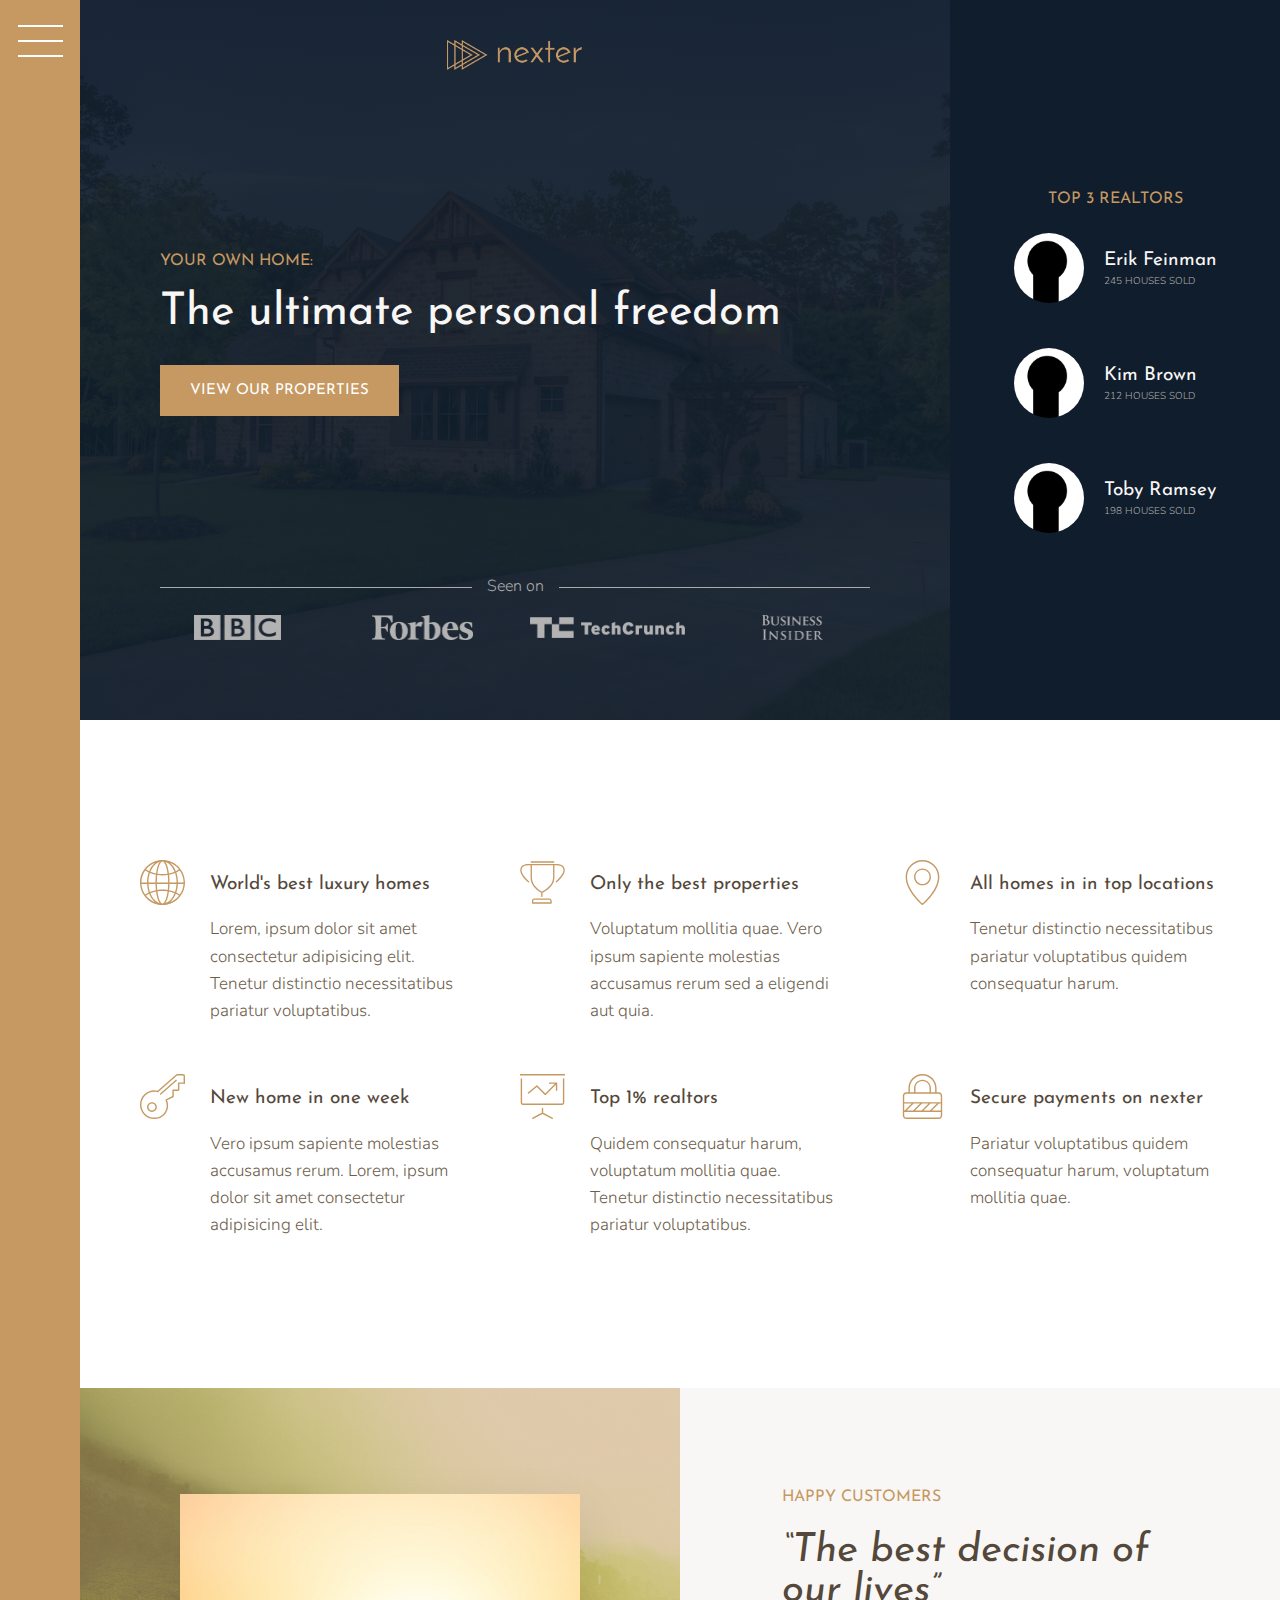
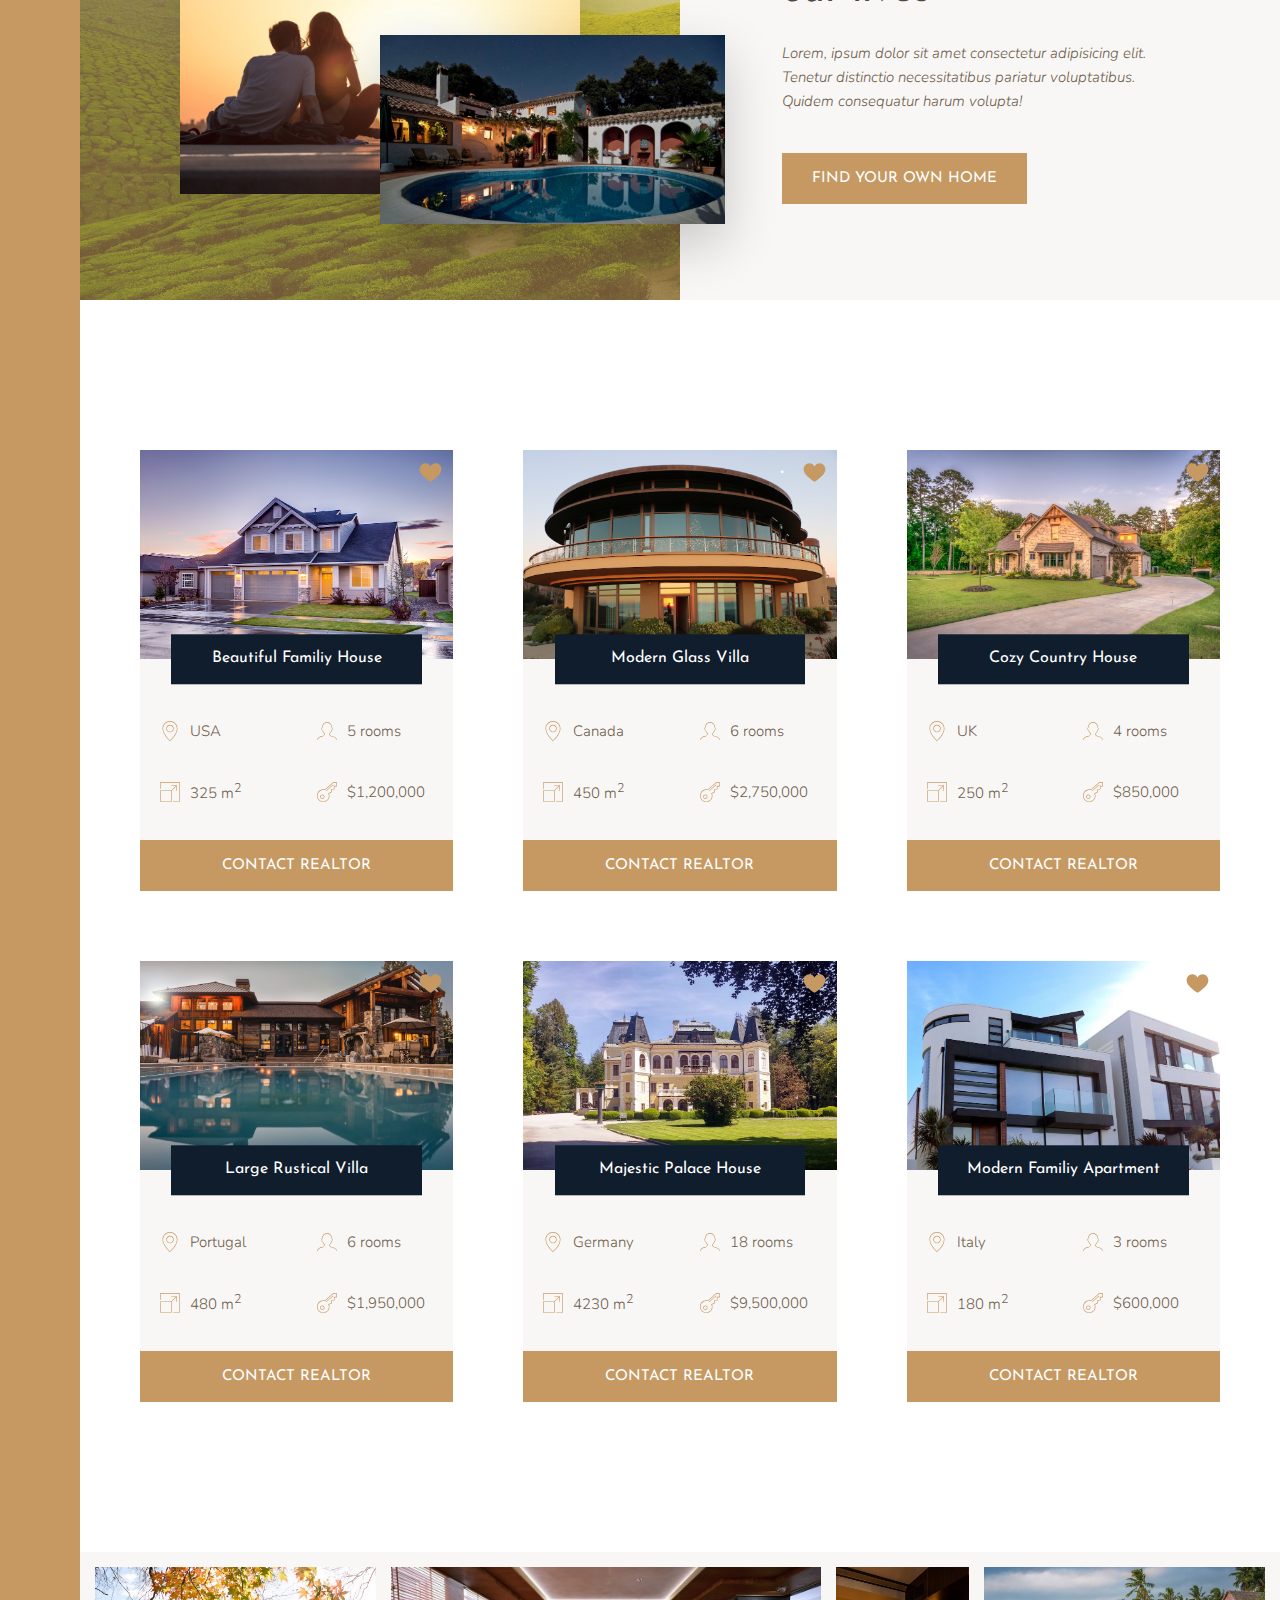
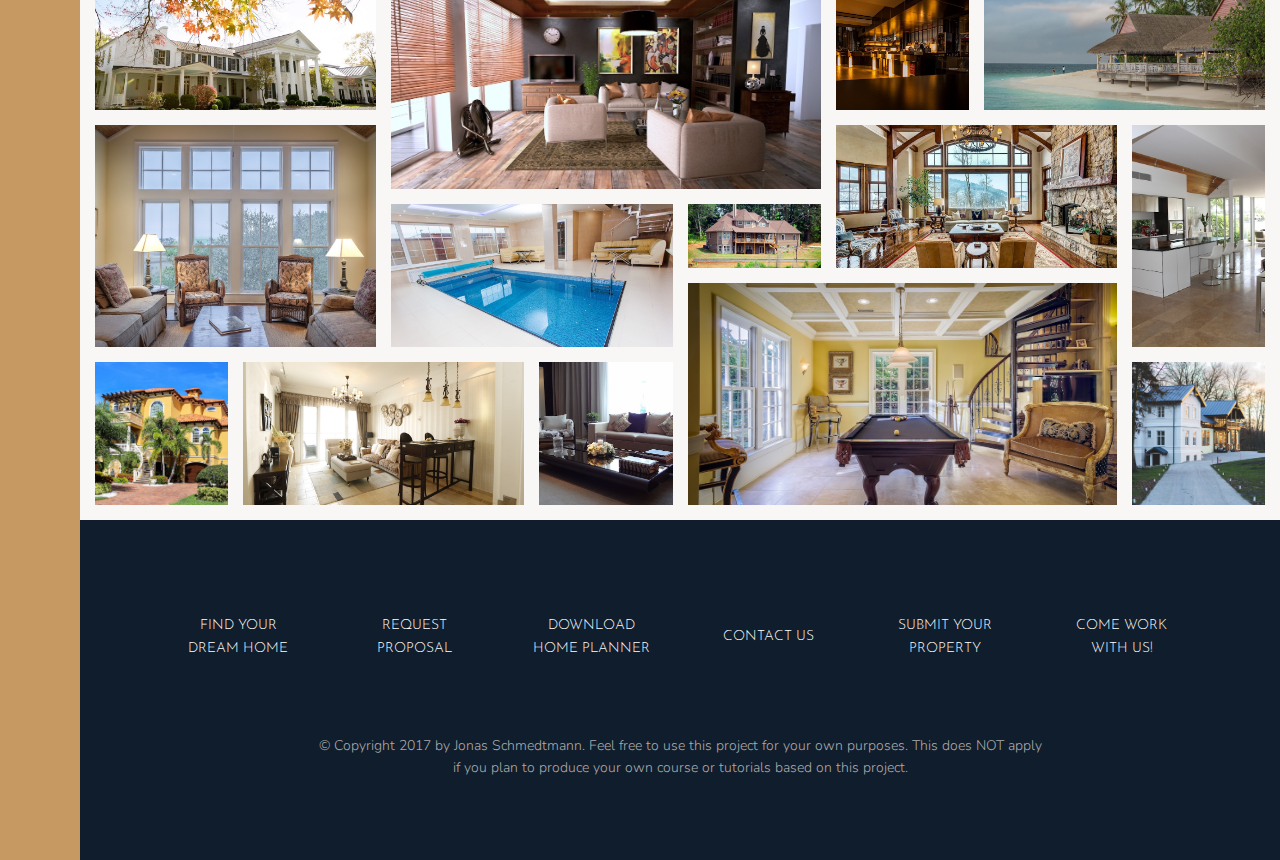
<file: site2/index.html>
<!DOCTYPE html>
<html lang="en">
    <head>
        <meta charset="UTF-8">
        <meta name="viewport" content="width=device-width, initial-scale=1.0">
        <meta http-equiv="X-UA-Compatible" content="ie=edge">
        
        <link href="https://fonts.googleapis.com/css?family=Josefin+Sans:300,400,400i|Nunito:300,300i" rel="stylesheet">
        <link rel="stylesheet" href="css/style.css">
        <link rel="shortcut icon" type="image/png" href="img/favicon.png">
        
        <title>nexter &mdash; your home, your freedom</title>
    </head>
    <body class="container">
        <div class="sidebar">
            <button class="nav-btn"></button>
        </div>

        <header class="header">
            <img src="img/logo.png" alt="Nexter logo" class="header__logo">
            <h3 class="heading-3">Your own home:</h3>
            <h1 class="heading-1">The ultimate personal freedom</h1>
            <button class="btn header__btn">View our properties</button>
            <div class="header__seenon-text">Seen on</div>
            <div class="header__seenon-logos">
                <img src="img/logo-bbc.png" alt="Seen on logo 1">
                <img src="img/logo-forbes.png" alt="Seen on logo 2">
                <img src="img/logo-techcrunch.png" alt="Seen on logo 3">
                <img src="img/logo-bi.png" alt="Seen on logo 4">
            </div>
        </header>

        <div class="realtors">
            <h3 class="heading-3">Top 3 Realtors</h3>
            <div class="realtors__list">
                <img src="img/realtor.jpeg" alt="Realtor 1" class="realtors__img">
                <div class="realtors__details">
                    <h4 class="heading-4 heading-4--light">Erik Feinman</h4>
                    <p class="realtors__sold">245 houses sold</p>
                </div>

                <img src="img/realtor.jpeg" alt="Realtor 2" class="realtors__img">
                <div class="realtors__details">
                    <h4 class="heading-4 heading-4--light">Kim Brown</h4>
                    <p class="realtors__sold">212 houses sold</p>
                </div>

                <img src="img/realtor.jpeg" alt="Realtor 3" class="realtors__img">
                <div class="realtors__details">
                    <h4 class="heading-4 heading-4--light">Toby Ramsey</h4>
                    <p class="realtors__sold">198 houses sold</p>
                </div>
            </div>
        </div>

        <section class="features">
            <div class="feature">
                <svg class="feature__icon">
                    <use xlink:href="img/sprite.svg#icon-global"></use>
                </svg>
                <h4 class="heading-4 heading-4--dark">World's best luxury homes</h4>
                <p class="feature__text">Lorem, ipsum dolor sit amet consectetur adipisicing elit. Tenetur distinctio necessitatibus pariatur voluptatibus.</p>
            </div>

            <div class="feature">
                <svg class="feature__icon">
                    <use xlink:href="img/sprite.svg#icon-trophy"></use>
                </svg>
                <h4 class="heading-4 heading-4--dark">Only the best properties</h4>
                <p class="feature__text">Voluptatum mollitia quae. Vero ipsum sapiente molestias accusamus rerum sed a eligendi aut quia.</p>
            </div>

            <div class="feature">
                <svg class="feature__icon">
                    <use xlink:href="img/sprite.svg#icon-map-pin"></use>
                </svg>
                <h4 class="heading-4 heading-4--dark">All homes in in top locations</h4>
                <p class="feature__text">Tenetur distinctio necessitatibus pariatur voluptatibus quidem consequatur harum.</p>
            </div>

            <div class="feature">
                <svg class="feature__icon">
                    <use xlink:href="img/sprite.svg#icon-key"></use>
                </svg>
                <h4 class="heading-4 heading-4--dark">New home in one week</h4>
                <p class="feature__text">Vero ipsum sapiente molestias accusamus rerum. Lorem, ipsum dolor sit amet consectetur adipisicing elit.</p>
            </div>

            <div class="feature">
                <svg class="feature__icon">
                    <use xlink:href="img/sprite.svg#icon-presentation"></use>
                </svg>
                <h4 class="heading-4 heading-4--dark">Top 1% realtors</h4>
                <p class="feature__text">Quidem consequatur harum, voluptatum mollitia quae. Tenetur distinctio necessitatibus pariatur voluptatibus.</p>
            </div>

            <div class="feature">
                <svg class="feature__icon">
                    <use xlink:href="img/sprite.svg#icon-lock"></use>
                </svg>
                <h4 class="heading-4 heading-4--dark">Secure payments on nexter</h4>
                <p class="feature__text">Pariatur voluptatibus quidem consequatur harum, voluptatum mollitia quae.</p>
            </div>
        </section>

        <div class="story__pictures">
            <img src="img/story-1.jpeg" alt="Couple with new house" class="story__img--1">
            <img src="img/story-2.jpeg" alt="New house" class="story__img--2">
        </div>

        <div class="story__content">
            <h3 class="heading-3 mb-sm">Happy Customers</h3>
            <h2 class="heading-2 heading-2--dark mb-md">&ldquo;The best decision of our lives&rdquo;</h2>
            <p class="story__text">
                Lorem, ipsum dolor sit amet consectetur adipisicing elit. Tenetur distinctio necessitatibus pariatur voluptatibus. Quidem consequatur harum volupta!
            </p>
            <button class="btn">Find your own home</button>
        </div>

        <section class="homes">
            <div class="home">
                <img src="img/house-1.jpeg" alt="House 1" class="home__img">
                <svg class="home__like">
                    <use xlink:href="img/sprite.svg#icon-heart-full"></use>
                </svg>
                <h5 class="home__name">Beautiful Familiy House</h5>
                <div class="home__location">
                    <svg>
                        <use xlink:href="img/sprite.svg#icon-map-pin"></use>
                    </svg>
                    <p>USA</p>
                </div>
                <div class="home__rooms">
                    <svg>
                        <use xlink:href="img/sprite.svg#icon-profile-male"></use>
                    </svg>
                    <p>5 rooms</p>
                </div>
                <div class="home__area">
                    <svg>
                        <use xlink:href="img/sprite.svg#icon-expand"></use>
                    </svg>
                    <p>325 m<sup>2</sup></p>
                </div>
                <div class="home__price">
                    <svg>
                        <use xlink:href="img/sprite.svg#icon-key"></use>
                    </svg>
                    <p>$1,200,000</p>
                </div>
                <button class="btn home__btn">Contact realtor</button>
            </div>

            
            <div class="home">
                <img src="img/house-2.jpeg" alt="House 2" class="home__img">
                <svg class="home__like">
                    <use xlink:href="img/sprite.svg#icon-heart-full"></use>
                </svg>
                <h5 class="home__name">Modern Glass Villa</h5>
                <div class="home__location">
                    <svg>
                        <use xlink:href="img/sprite.svg#icon-map-pin"></use>
                    </svg>
                    <p>Canada</p>
                </div>
                <div class="home__rooms">
                    <svg>
                        <use xlink:href="img/sprite.svg#icon-profile-male"></use>
                    </svg>
                    <p>6 rooms</p>
                </div>
                <div class="home__area">
                    <svg>
                        <use xlink:href="img/sprite.svg#icon-expand"></use>
                    </svg>
                    <p>450 m<sup>2</sup></p>
                </div>
                <div class="home__price">
                    <svg>
                        <use xlink:href="img/sprite.svg#icon-key"></use>
                    </svg>
                    <p>$2,750,000</p>
                </div>
                <button class="btn home__btn">Contact realtor</button>
            </div>

            <div class="home">
                <img src="img/house-3.jpeg" alt="House 3" class="home__img">
                <svg class="home__like">
                    <use xlink:href="img/sprite.svg#icon-heart-full"></use>
                </svg>
                <h5 class="home__name">Cozy Country House</h5>
                <div class="home__location">
                    <svg>
                        <use xlink:href="img/sprite.svg#icon-map-pin"></use>
                    </svg>
                    <p>UK</p>
                </div>
                <div class="home__rooms">
                    <svg>
                        <use xlink:href="img/sprite.svg#icon-profile-male"></use>
                    </svg>
                    <p>4 rooms</p>
                </div>
                <div class="home__area">
                    <svg>
                        <use xlink:href="img/sprite.svg#icon-expand"></use>
                    </svg>
                    <p>250 m<sup>2</sup></p>
                </div>
                <div class="home__price">
                    <svg>
                        <use xlink:href="img/sprite.svg#icon-key"></use>
                    </svg>
                    <p>$850,000</p>
                </div>
                <button class="btn home__btn">Contact realtor</button>
            </div>

            <div class="home">
                <img src="img/house-4.jpeg" alt="House 4" class="home__img">
                <svg class="home__like">
                    <use xlink:href="img/sprite.svg#icon-heart-full"></use>
                </svg>
                <h5 class="home__name">Large Rustical Villa</h5>
                <div class="home__location">
                    <svg>
                        <use xlink:href="img/sprite.svg#icon-map-pin"></use>
                    </svg>
                    <p>Portugal</p>
                </div>
                <div class="home__rooms">
                    <svg>
                        <use xlink:href="img/sprite.svg#icon-profile-male"></use>
                    </svg>
                    <p>6 rooms</p>
                </div>
                <div class="home__area">
                    <svg>
                        <use xlink:href="img/sprite.svg#icon-expand"></use>
                    </svg>
                    <p>480 m<sup>2</sup></p>
                </div>
                <div class="home__price">
                    <svg>
                        <use xlink:href="img/sprite.svg#icon-key"></use>
                    </svg>
                    <p>$1,950,000</p>
                </div>
                <button class="btn home__btn">Contact realtor</button>
            </div>

            <div class="home">
                <img src="img/house-5.jpeg" alt="House 5" class="home__img">
                <svg class="home__like">
                    <use xlink:href="img/sprite.svg#icon-heart-full"></use>
                </svg>
                <h5 class="home__name">Majestic Palace House</h5>
                <div class="home__location">
                    <svg>
                        <use xlink:href="img/sprite.svg#icon-map-pin"></use>
                    </svg>
                    <p>Germany</p>
                </div>
                <div class="home__rooms">
                    <svg>
                        <use xlink:href="img/sprite.svg#icon-profile-male"></use>
                    </svg>
                    <p>18 rooms</p>
                </div>
                <div class="home__area">
                    <svg>
                        <use xlink:href="img/sprite.svg#icon-expand"></use>
                    </svg>
                    <p>4230 m<sup>2</sup></p>
                </div>
                <div class="home__price">
                    <svg>
                        <use xlink:href="img/sprite.svg#icon-key"></use>
                    </svg>
                    <p>$9,500,000</p>
                </div>
                <button class="btn home__btn">Contact realtor</button>
            </div>

            <div class="home">
                <img src="img/house-6.jpeg" alt="House 6" class="home__img">
                <svg class="home__like">
                    <use xlink:href="img/sprite.svg#icon-heart-full"></use>
                </svg>
                <h5 class="home__name">Modern Familiy Apartment</h5>
                <div class="home__location">
                    <svg>
                        <use xlink:href="img/sprite.svg#icon-map-pin"></use>
                    </svg>
                    <p>Italy</p>
                </div>
                <div class="home__rooms">
                    <svg>
                        <use xlink:href="img/sprite.svg#icon-profile-male"></use>
                    </svg>
                    <p>3 rooms</p>
                </div>
                <div class="home__area">
                    <svg>
                        <use xlink:href="img/sprite.svg#icon-expand"></use>
                    </svg>
                    <p>180 m<sup>2</sup></p>
                </div>
                <div class="home__price">
                    <svg>
                        <use xlink:href="img/sprite.svg#icon-key"></use>
                    </svg>
                    <p>$600,000</p>
                </div>
                <button class="btn home__btn">Contact realtor</button>
            </div>
        </section>


        <section class="gallery">
            <figure class="gallery__item gallery__item--1"><img src="img/gal-1.jpeg" alt="Gallery image 1" class="gallery__img"></figure>
            <figure class="gallery__item gallery__item--2"><img src="img/gal-2.jpeg" alt="Gallery image 2" class="gallery__img"></figure>
            <figure class="gallery__item gallery__item--3"><img src="img/gal-3.jpeg" alt="Gallery image 3" class="gallery__img"></figure>
            <figure class="gallery__item gallery__item--4"><img src="img/gal-4.jpeg" alt="Gallery image 4" class="gallery__img"></figure>
            <figure class="gallery__item gallery__item--5"><img src="img/gal-5.jpeg" alt="Gallery image 5" class="gallery__img"></figure>
            <figure class="gallery__item gallery__item--6"><img src="img/gal-6.jpeg" alt="Gallery image 6" class="gallery__img"></figure>
            <figure class="gallery__item gallery__item--7"><img src="img/gal-7.jpeg" alt="Gallery image 7" class="gallery__img"></figure>
            <figure class="gallery__item gallery__item--8"><img src="img/gal-8.jpeg" alt="Gallery image 8" class="gallery__img"></figure>
            <figure class="gallery__item gallery__item--9"><img src="img/gal-9.jpeg" alt="Gallery image 9" class="gallery__img"></figure>
            <figure class="gallery__item gallery__item--10"><img src="img/gal-10.jpeg" alt="Gallery image 10" class="gallery__img"></figure>
            <figure class="gallery__item gallery__item--11"><img src="img/gal-11.jpeg" alt="Gallery image 11" class="gallery__img"></figure>
            <figure class="gallery__item gallery__item--12"><img src="img/gal-12.jpeg" alt="Gallery image 12" class="gallery__img"></figure>
            <figure class="gallery__item gallery__item--13"><img src="img/gal-13.jpeg" alt="Gallery image 13" class="gallery__img"></figure>
            <figure class="gallery__item gallery__item--14"><img src="img/gal-14.jpeg" alt="Gallery image 14" class="gallery__img"></figure>


        </section>

        <footer class="footer">
            <ul class="nav">
                    <li class="nav__item"><a href="#" class="nav__link">Find your dream home</a></li>
                    <li class="nav__item"><a href="#" class="nav__link">Request proposal</a></li>
                    <li class="nav__item"><a href="#" class="nav__link">Download home planner</a></li>
                    <li class="nav__item"><a href="#" class="nav__link">Contact us</a></li>
                    <li class="nav__item"><a href="#" class="nav__link">Submit your property</a></li>
                    <li class="nav__item"><a href="#" class="nav__link">Come work with us!</a></li>
            </ul>
            <p class="copyright">
                &copy; Copyright 2017 by Jonas Schmedtmann. Feel free to use this project for your own purposes. This does NOT apply if you plan to produce your own course or tutorials based on this project.
            </p>
        </footer>
    </body>
</html>
</file>
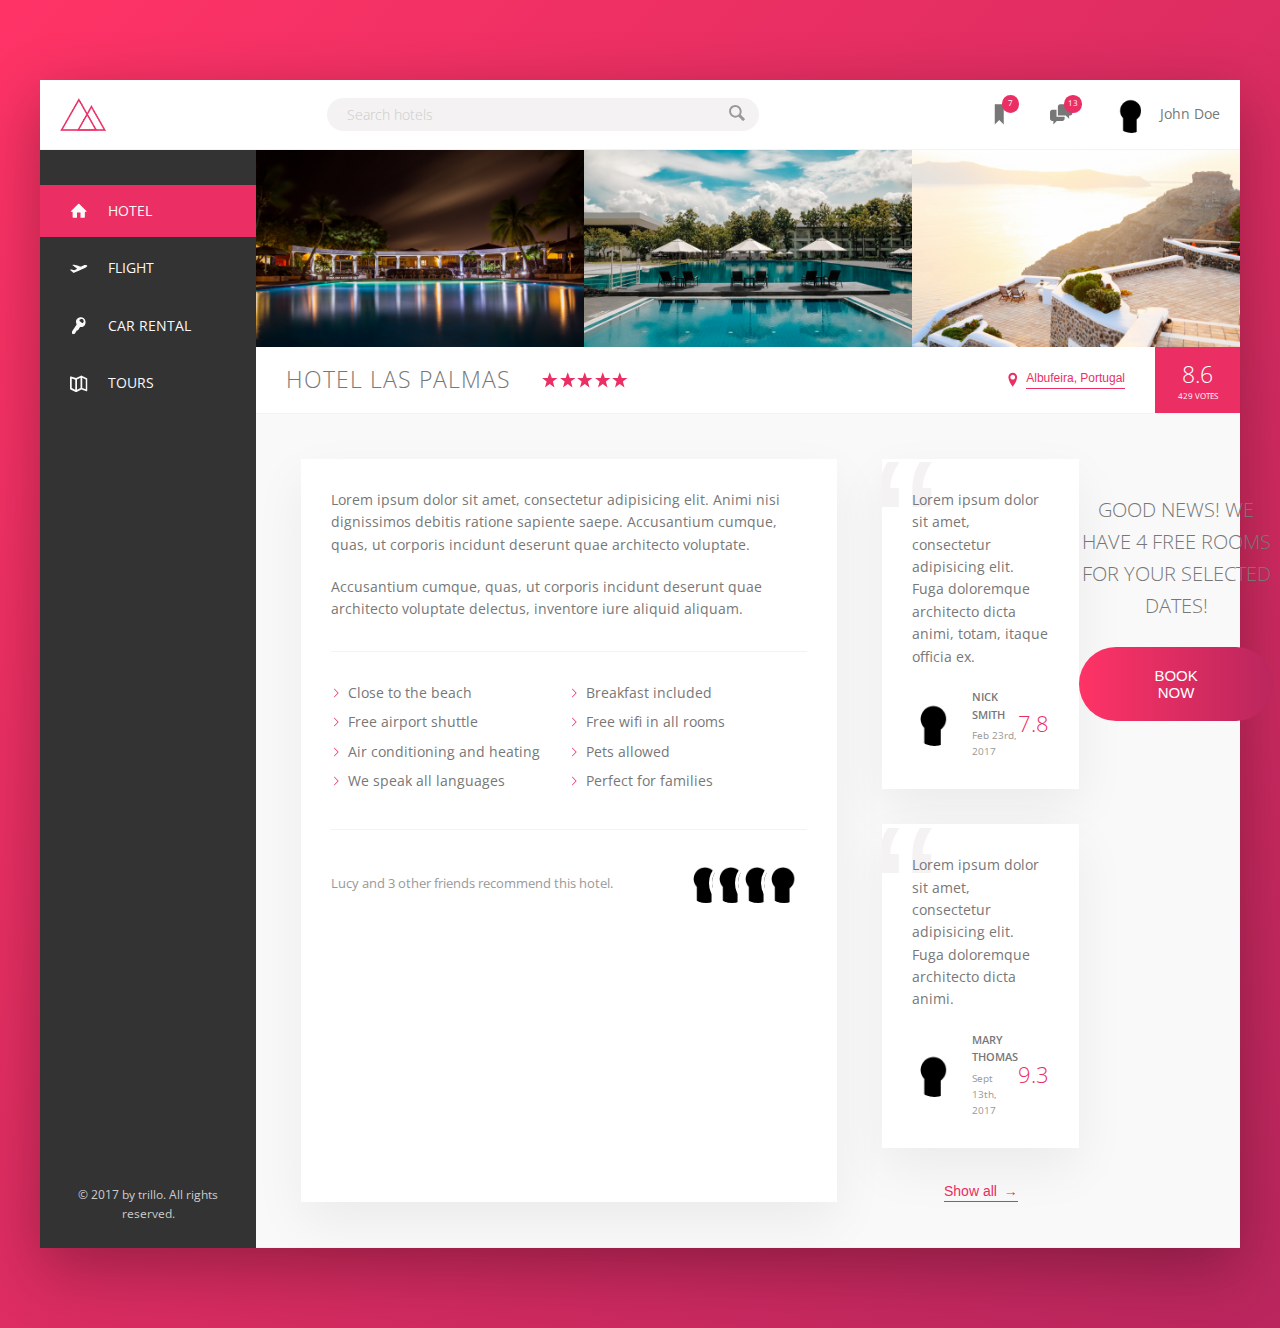
<file: site3/index.html>
<!DOCTYPE html>
<html lang="en">
    <head>
        <meta charset="UTF-8">
        <meta name="viewport" content="width=device-width, initial-scale=1.0">
        
        <link href="https://fonts.googleapis.com/css?family=Open+Sans:300,400,600" rel="stylesheet">
        <link rel="stylesheet" href="css/style.css">
        <link rel="shortcut icon" type="image/png" href="img/favicon.png">
        
        <title>trillo &mdash; Your all-in-one booking app</title>
    </head>
    <body>
        <div class="container">
            <header class="header">
                <img src="img/logo.png" alt="trillo logo" class="logo">

                <form action="#" class="search">
                    <input type="text" class="search__input" placeholder="Search hotels">
                    <button class="search__button">
                        <svg class="search__icon">
                            <use xlink:href="img/sprite.svg#icon-magnifying-glass"></use>
                        </svg>
                    </button>
                </form>

                <nav class="user-nav">
                    <div class="user-nav__icon-box">
                        <svg class="user-nav__icon">
                            <use xlink:href="img/sprite.svg#icon-bookmark"></use>
                        </svg>
                        <span class="user-nav__notification">7</span>
                    </div>
                    <div class="user-nav__icon-box">
                        <svg class="user-nav__icon">
                            <use xlink:href="img/sprite.svg#icon-chat"></use>
                        </svg>
                        <span class="user-nav__notification">13</span>
                    </div>
                    <div class="user-nav__user">
                        <img src="img/user.jpg" alt="User photo" class="user-nav__user-photo">
                        <span class="user-nav__user-name">John Doe</span>
                    </div>
                </nav>
            </header>


            <div class="content">
                <nav class="sidebar">
                    <ul class="side-nav">
                        <li class="side-nav__item side-nav__item--active">
                            <a href="#" class="side-nav__link">
                                <svg class="side-nav__icon">
                                    <use xlink:href="img/sprite.svg#icon-home"></use>
                                </svg>
                                <span>Hotel</span>
                            </a>
                        </li>
                        <li class="side-nav__item">
                            <a href="#" class="side-nav__link">
                                <svg class="side-nav__icon">
                                    <use xlink:href="img/sprite.svg#icon-aircraft-take-off"></use>
                                </svg>
                                <span>Flight</span>
                            </a>
                        </li>
                        <li class="side-nav__item">
                            <a href="#" class="side-nav__link">
                                <svg class="side-nav__icon">
                                    <use xlink:href="img/sprite.svg#icon-key"></use>
                                </svg>
                                <span>Car rental</span>
                            </a>
                        </li>
                        <li class="side-nav__item">
                            <a href="#" class="side-nav__link">
                                <svg class="side-nav__icon">
                                    <use xlink:href="img/sprite.svg#icon-map"></use>
                                </svg>
                                <span>Tours</span>
                            </a>
                        </li>
                    </ul>

                    <div class="legal">
                        &copy; 2017 by trillo. All rights reserved.
                    </div>
                </nav>



                <main class="hotel-view">
                    <div class="gallery">
                        <figure class="gallery__item">
                            <img src="img/hotel-1.jpg" alt="Photo of hotel 1" class="gallery__photo">
                        </figure>
                        <figure class="gallery__item">
                            <img src="img/hotel-2.jpg" alt="Photo of hotel 2" class="gallery__photo">
                        </figure>
                        <figure class="gallery__item">
                            <img src="img/hotel-3.jpg" alt="Photo of hotel 3" class="gallery__photo">
                        </figure>
                    </div>

                    <div class="overview">
                        <h1 class="overview__heading">
                            Hotel Las Palmas
                        </h1>

                        <div class="overview__stars">
                            <svg class="overview__icon-star">
                                <use xlink:href="img/sprite.svg#icon-star"></use>
                            </svg>
                            <svg class="overview__icon-star">
                                <use xlink:href="img/sprite.svg#icon-star"></use>
                            </svg>
                            <svg class="overview__icon-star">
                                <use xlink:href="img/sprite.svg#icon-star"></use>
                            </svg>
                            <svg class="overview__icon-star">
                                <use xlink:href="img/sprite.svg#icon-star"></use>
                            </svg>
                            <svg class="overview__icon-star">
                                <use xlink:href="img/sprite.svg#icon-star"></use>
                            </svg>
                        </div>

                        <div class="overview__location">
                            <svg class="overview__icon-location">
                                <use xlink:href="img/sprite.svg#icon-location-pin"></use>
                            </svg>
                            <button class="btn-inline">Albufeira, Portugal</button>
                        </div>

                        <div class="overview__rating">
                            <div class="overview__rating-average">8.6</div>
                            <div class="overview__rating-count">429 votes</div>
                        </div>
                    </div>

                    <div class="detail">
                        <div class="description">
                            <p class="paragraph">
                                Lorem ipsum dolor sit amet, consectetur adipisicing elit. Animi nisi dignissimos debitis ratione sapiente saepe. Accusantium cumque, quas, ut corporis incidunt deserunt quae architecto voluptate.
                            </p>
                            <p class="paragraph">
                                Accusantium cumque, quas, ut corporis incidunt deserunt quae architecto voluptate delectus, inventore iure aliquid aliquam.
                            </p>
                            <ul class="list">
                                <li class="list__item">Close to the beach</li>
                                <li class="list__item">Breakfast included</li>
                                <li class="list__item">Free airport shuttle</li>
                                <li class="list__item">Free wifi in all rooms</li>
                                <li class="list__item">Air conditioning and heating</li>
                                <li class="list__item">Pets allowed</li>
                                <li class="list__item">We speak all languages</li>
                                <li class="list__item">Perfect for families</li>
                            </ul>
                            <div class="recommend">
                                <p class="recommend__count">
                                    Lucy and 3 other friends recommend this hotel.
                                </p>
                                <div class="recommend__friends">
                                    <img src="img/user.jpg" alt="Friend 1" class="recommend__photo">
                                    <img src="img/user.jpg" alt="Friend 2" class="recommend__photo">
                                    <img src="img/user.jpg" alt="Friend 3" class="recommend__photo">
                                    <img src="img/user.jpg" alt="Friend 4" class="recommend__photo">
                                </div>
                            </div>
                        </div>

                        <div class="user-reviews">
                            <figure class="review">
                                <blockquote class="review__text">
                                    Lorem ipsum dolor sit amet, consectetur adipisicing elit. Fuga doloremque architecto dicta animi, totam, itaque officia ex.
                                </blockquote>
                                <figcaption class="review__user">
                                    <img src="img/user.jpg" alt="User 1" class="review__photo">
                                    <div class="review__user-box">
                                        <p class="review__user-name">Nick Smith</p>
                                        <p class="review__user-date">Feb 23rd, 2017</p>
                                    </div>
                                    <div class="review__rating">7.8</div>
                                </figcaption>
                            </figure>

                            <figure class="review">
                                <blockquote class="review__text">
                                    Lorem ipsum dolor sit amet, consectetur adipisicing elit. Fuga doloremque architecto dicta animi.
                                </blockquote>
                                <figcaption class="review__user">
                                    <img src="img/user.jpg" alt="User 1" class="review__photo">
                                    <div class="review__user-box">
                                        <p class="review__user-name">Mary Thomas</p>
                                        <p class="review__user-date">Sept 13th, 2017</p>
                                    </div>
                                    <div class="review__rating">9.3</div>
                                </figcaption>
                            </figure>

                            <button class="btn-inline">Show all <span>&rarr;</span></button>
                        </div>

                        <div class="cta">
                            <h2 class="cta__book-now">
                                Good news! We have 4 free rooms for your selected dates!
                            </h2>
                            <button class="btn">
                                <span class="btn__visible">Book now</span>
                                <span class="btn__invisible">Only 4 rooms left</span>
                            </button>
                        </div>

                    </div>


                </main>
            </div>
        </div>
    </body>
</html>
</file>
<file: site2/css/style.css>
*,
*::before,
*::after {
  margin: 0;
  padding: 0;
  box-sizing: inherit; }

html {
  box-sizing: border-box;
  font-size: 62.5%; }
  @media only screen and (max-width: 75em) {
    html {
      font-size: 50%; } }

body {
  font-family: "Nunito", sans-serif;
  color: #6D5D4B;
  font-weight: 300;
  line-height: 1.6; }

.container {
  display: grid;
  grid-template-rows: 80vh min-content 40vw repeat(3, min-content);
  grid-template-columns: [sidebar-start] 8rem [sidebar-end full-start] minmax(6rem, 1fr) [center-start] repeat(8, [col-start] minmax(min-content, 14rem) [col-end]) [center-end] minmax(6rem, 1fr) [full-end]; }
  @media only screen and (max-width: 62.5em) {
    .container {
      grid-template-rows: 6rem 80vh min-content 40vw repeat(3, min-content);
      grid-template-columns: [full-start] minmax(6rem, 1fr) [center-start] repeat(8, [col-start] minmax(min-content, 14rem) [col-end]) [center-end] minmax(6rem, 1fr) [full-end]; } }
  @media only screen and (max-width: 50em) {
    .container {
      grid-template-rows: 6rem calc(100vh - 6rem); } }

.heading-1, .heading-2, .heading-3, .heading-4 {
  font-family: "Josefin Sans", sans-serif;
  font-weight: 400; }

.heading-1 {
  font-size: 4.5rem;
  color: #f9f7f6;
  line-height: 1; }

.heading-2 {
  font-size: 4rem;
  font-style: italic;
  line-height: 1; }
  .heading-2--light {
    color: #f9f7f6; }
  .heading-2--dark {
    color: #54483A; }

.heading-3 {
  font-size: 1.6rem;
  color: #c69963;
  text-transform: uppercase; }

.heading-4 {
  font-size: 1.9rem; }
  .heading-4--light {
    color: #f9f7f6; }
  .heading-4--dark {
    color: #54483A; }

.btn {
  background-color: #c69963;
  color: #fff;
  border: none;
  border-radius: 0;
  font-family: "Josefin Sans", sans-serif;
  font-size: 1.5rem;
  text-transform: uppercase;
  padding: 1.8rem 3rem;
  cursor: pointer;
  transition: all .2s; }
  .btn:hover {
    background-color: #B28451; }

.mb-sm {
  margin-bottom: 2rem; }

.mb-md {
  margin-bottom: 3rem; }

.mb-lg {
  margin-bottom: 4rem; }

.mb-hg {
  margin-bottom: 8rem; }

.sidebar {
  background-color: #c69963;
  grid-column: sidebar-start / sidebar-end;
  grid-row: 1 / -1;
  display: flex;
  justify-content: center; }
  @media only screen and (max-width: 62.5em) {
    .sidebar {
      grid-column: 1 / -1;
      grid-row: 1 / 2;
      justify-content: flex-end;
      align-items: center; } }

.nav-btn {
  border: none;
  border-radius: 0;
  background-color: #fff;
  height: 2px;
  width: 4.5rem;
  margin-top: 4rem; }
  .nav-btn::before, .nav-btn::after {
    background-color: #fff;
    height: 2px;
    width: 4.5rem;
    content: "";
    display: block; }
  .nav-btn::before {
    transform: translateY(-1.5rem); }
  .nav-btn::after {
    transform: translateY(1.3rem); }
  @media only screen and (max-width: 62.5em) {
    .nav-btn {
      margin-top: 0;
      margin-right: 3rem; }
      .nav-btn::before {
        transform: translateY(-1.2rem); }
      .nav-btn::after {
        transform: translateY(1rem); } }

.header {
  background-color: #54483A;
  grid-column: full-start / col-end 6;
  background-image: linear-gradient(rgba(16, 29, 44, 0.93), rgba(16, 29, 44, 0.93)), url(../img/hero.jpeg);
  background-size: cover;
  background-position: center;
  padding: 8rem;
  padding-top: 4rem;
  display: grid;
  grid-template-rows: 1fr min-content minmax(6rem, min-content) 1fr;
  grid-template-columns: minmax(min-content, max-content);
  grid-row-gap: 1.5rem;
  justify-content: center; }
  @media only screen and (max-width: 50em) {
    .header {
      grid-column: 1 / -1; } }
  @media only screen and (max-width: 37.5em) {
    .header {
      padding: 5rem; } }
  .header__logo {
    height: 3rem;
    justify-self: center; }
  .header__btn {
    align-self: start;
    justify-self: start; }
  .header__seenon-text {
    display: grid;
    grid-template-columns: 1fr max-content 1fr;
    grid-column-gap: 1.5rem;
    align-items: center;
    font-size: 1.6rem;
    color: #aaa; }
    .header__seenon-text::before, .header__seenon-text::after {
      content: "";
      height: 1px;
      display: block;
      background-color: currentColor; }
  .header__seenon-logos {
    display: grid;
    grid-template-columns: repeat(4, 1fr);
    grid-column-gap: 3rem;
    justify-items: center;
    align-items: center; }
    .header__seenon-logos img {
      max-height: 2.5rem;
      max-width: 100%;
      filter: brightness(70%); }

.realtors {
  background-color: #101d2c;
  grid-column: col-start 7 / full-end;
  padding: 3rem;
  display: grid;
  align-content: center;
  justify-content: center;
  justify-items: center;
  grid-row-gap: 2rem; }
  @media only screen and (max-width: 50em) {
    .realtors {
      grid-column: 1 / -1; } }
  .realtors__list {
    display: grid;
    grid-template-columns: min-content max-content;
    grid-column-gap: 2rem;
    grid-row-gap: 5vh;
    align-items: center; }
    @media only screen and (max-width: 50em) {
      .realtors__list {
        grid-template-columns: repeat(3, min-content max-content); } }
    @media only screen and (max-width: 37.5em) {
      .realtors__list {
        grid-template-columns: min-content max-content; } }
  .realtors__img {
    width: 7rem;
    border-radius: 50%;
    display: block; }
  .realtors__sold {
    text-transform: uppercase;
    color: #aaa;
    margin-top: -3px; }

.features {
  grid-column: center-start / center-end;
  margin: 15rem 0; }
  @supports (display: grid) {
    .features {
      display: grid;
      grid-template-columns: repeat(auto-fit, minmax(25rem, 1fr));
      grid-gap: 6rem;
      align-items: start; } }

.feature {
  float: left;
  width: 33.3333%;
  margin-bottom: 6rem;
  display: grid;
  grid-template-columns: min-content 1fr;
  grid-row-gap: 1.5rem;
  grid-column-gap: 2.5rem; }
  @supports (display: grid) {
    .feature {
      width: auto;
      margin-bottom: 0; } }
  .feature__icon {
    fill: #c69963;
    width: 4.5rem;
    height: 4.5rem;
    grid-row: 1 / span 2;
    transform: translateY(-1rem); }
  .feature__text {
    font-size: 1.7rem; }

.story__pictures {
  background-color: #c69963;
  grid-column: full-start / col-end 4;
  background-image: linear-gradient(rgba(198, 153, 99, 0.5), rgba(198, 153, 99, 0.5)), url(../img/back.jpg);
  background-size: cover;
  display: grid;
  grid-template-rows: repeat(6, 1fr);
  grid-template-columns: repeat(6, 1fr);
  align-items: center; }
  @media only screen and (max-width: 50em) {
    .story__pictures {
      grid-column: 1 / -1;
      padding: 6rem; } }

.story__img--1 {
  width: 100%;
  grid-row: 2 / 6;
  grid-column: 2 / 6;
  box-shadow: 0 2rem 5rem rgba(0, 0, 0, 0.1); }
  @media only screen and (max-width: 50em) {
    .story__img--1 {
      grid-column: 1 / 5;
      grid-row: 1 / -1; } }

.story__img--2 {
  width: 115%;
  grid-row: 4 / 6;
  grid-column: 4 / 7;
  z-index: 20;
  box-shadow: 0 2rem 5rem rgba(0, 0, 0, 0.2); }
  @media only screen and (max-width: 50em) {
    .story__img--2 {
      grid-row: 1 / -1;
      width: 100%; } }

.story__content {
  background-color: #f9f7f6;
  grid-column: col-start 5 / full-end;
  padding: 6rem 8vw;
  /*
        display: flex;
        flex-direction: column;
        justify-content: center;
        align-items: flex-start;
        */
  display: grid;
  align-content: center;
  justify-items: start; }
  @media only screen and (max-width: 50em) {
    .story__content {
      grid-column: 1 / -1;
      grid-row: 5 / 6; } }

.story__text {
  font-size: 1.5rem;
  font-style: italic;
  margin-bottom: 4rem; }

.homes {
  grid-column: center-start / center-end;
  margin: 15rem 0;
  display: grid;
  grid-template-columns: repeat(auto-fit, minmax(25rem, 1fr));
  grid-gap: 7rem; }

.home {
  background-color: #f9f7f6;
  display: grid;
  grid-template-columns: repeat(2, 1fr);
  grid-row-gap: 3.5rem; }
  .home__img {
    width: 100%;
    grid-row: 1 / 2;
    grid-column: 1 / -1;
    z-index: 1; }
  .home__like {
    grid-row: 1 / 2;
    grid-column: 2 / 3;
    fill: #c69963;
    height: 2.5rem;
    width: 2.5rem;
    z-index: 2;
    justify-self: end;
    margin: 1rem; }
  .home__name {
    grid-row: 1 / 2;
    grid-column: 1 / -1;
    justify-self: center;
    align-self: end;
    z-index: 3;
    width: 80%;
    font-family: "Josefin Sans", sans-serif;
    font-size: 1.6rem;
    text-align: center;
    padding: 1.25rem;
    background-color: #101d2c;
    color: #fff;
    font-weight: 400;
    transform: translateY(50%); }
  .home__location, .home__rooms {
    margin-top: 2.5rem; }
  .home__location, .home__rooms, .home__area, .home__price {
    font-size: 1.5rem;
    margin-left: 2rem;
    display: flex;
    align-items: center; }
    .home__location svg, .home__rooms svg, .home__area svg, .home__price svg {
      fill: #c69963;
      height: 2rem;
      width: 2rem;
      margin-right: 1rem; }
  .home__btn {
    grid-column: 1 / -1; }

.gallery {
  background-color: #f9f7f6;
  grid-column: full-start / full-end;
  display: grid;
  /*grid-template-columns: repeat(8, 1fr);
    grid-template-rows: repeat(7, 5vw);*/
  grid-template: repeat(7, 5vw)/repeat(8, 1fr);
  grid-gap: 1.5rem;
  padding: 1.5rem; }
  .gallery__item--1 {
    grid-row: 1 / span 2;
    grid-column: 1 / span 2; }
  .gallery__item--2 {
    grid-row: 1 / span 3;
    grid-column: 3 / span 3; }
  .gallery__item--3 {
    grid-row: 1 / span 2;
    grid-column: 6 / 7; }
  .gallery__item--4 {
    grid-row: 1 / span 2;
    grid-column: 7 / -1; }
  .gallery__item--5 {
    grid-row: 3 / span 3;
    grid-column: 1 / span 2; }
  .gallery__item--6 {
    grid-row: 4 / span 2;
    grid-column: 3 / span 2; }
  .gallery__item--7 {
    grid-row: 4 / 5;
    grid-column: 5 / 6; }
  .gallery__item--8 {
    grid-row: 3 / span 2;
    grid-column: 6 / span 2; }
  .gallery__item--9 {
    grid-row: 3 / span 3;
    grid-column: 8 / -1; }
  .gallery__item--10 {
    grid-row: 6 / span 2;
    grid-column: 1 / 2; }
  .gallery__item--11 {
    grid-row: 6 / span 2;
    grid-column: 2 / span 2; }
  .gallery__item--12 {
    grid-row: 6 / span 2;
    grid-column: 4 / 5; }
  .gallery__item--13 {
    grid-row: 5 / span 3;
    grid-column: 5 / span 3; }
  .gallery__item--14 {
    grid-row: 6 / span 2;
    grid-column: 8 / -1; }
  .gallery__img {
    width: 100%;
    height: 100%;
    object-fit: cover;
    display: block; }

.footer {
  background-color: #101d2c;
  grid-column: full-start / full-end;
  padding: 8rem; }

.nav {
  list-style: none;
  display: grid;
  grid-template-columns: repeat(auto-fit, minmax(15rem, 1fr));
  grid-gap: 2rem;
  align-items: center; }
  .nav__link:link, .nav__link:visited {
    font-size: 1.4rem;
    color: #fff;
    text-decoration: none;
    font-family: "Josefin Sans", sans-serif;
    text-transform: uppercase;
    text-align: center;
    padding: 1.5rem;
    display: block;
    transition: all .2s; }
  .nav__link:hover, .nav__link:active {
    background-color: rgba(255, 255, 255, 0.05);
    transform: translateY(-3px); }

.copyright {
  font-size: 1.4rem;
  color: #aaa;
  margin-top: 6rem;
  margin-right: auto;
  margin-left: auto;
  text-align: center;
  width: 70%; }
</file>
<file: site3/css/style.css>
:root{--color-primary:#eb2f64;--color-primary-light:#FF3366;--color-primary-dark:#BA265D;--color-grey-light-1:#faf9f9;--color-grey-light-2:#f4f2f2;--color-grey-light-3:#f0eeee;--color-grey-light-4:#ccc;--color-grey-dark-1:#333;--color-grey-dark-2:#777;--color-grey-dark-3:#999;--shadow-dark:0 2rem 6rem rgba(0,0,0,0.3);--shadow-light:0 2rem 5rem rgba(0,0,0,0.06);--line:1px solid var(--color-grey-light-2)}*{margin:0;padding:0}*,*::before,*::after{-webkit-box-sizing:inherit;box-sizing:inherit}html{-webkit-box-sizing:border-box;box-sizing:border-box;font-size:62.5%}@media only screen and (max-width: 68.75em){html{font-size:50%}}body{font-family:'Open Sans', sans-serif;font-weight:400;line-height:1.6;color:var(--color-grey-dark-2);background-image:-webkit-gradient(linear, left top, right bottom, from(var(--color-primary-light)), to(var(--color-primary-dark)));background-image:linear-gradient(to right bottom, var(--color-primary-light), var(--color-primary-dark));background-size:cover;background-repeat:no-repeat;min-height:100vh}.container{max-width:120rem;margin:8rem auto;background-color:var(--color-grey-light-1);-webkit-box-shadow:var(--shadow-dark);box-shadow:var(--shadow-dark);min-height:50rem}@media only screen and (max-width: 75em){.container{margin:0;max-width:100%;width:100%}}.header{font-size:1.4rem;height:7rem;background-color:#fff;border-bottom:var(--line);display:-webkit-box;display:-ms-flexbox;display:flex;-webkit-box-pack:justify;-ms-flex-pack:justify;justify-content:space-between;-webkit-box-align:center;-ms-flex-align:center;align-items:center}@media only screen and (max-width: 31.25em){.header{-ms-flex-wrap:wrap;flex-wrap:wrap;-ms-flex-line-pack:distribute;align-content:space-around;height:11rem}}.content{display:-webkit-box;display:-ms-flexbox;display:flex}@media only screen and (max-width: 56.25em){.content{-webkit-box-orient:vertical;-webkit-box-direction:normal;-ms-flex-direction:column;flex-direction:column}}.sidebar{background-color:var(--color-grey-dark-1);-webkit-box-flex:0;-ms-flex:0 0 18%;flex:0 0 18%;display:-webkit-box;display:-ms-flexbox;display:flex;-webkit-box-orient:vertical;-webkit-box-direction:normal;-ms-flex-direction:column;flex-direction:column;-webkit-box-pack:justify;-ms-flex-pack:justify;justify-content:space-between}.hotel-view{background-color:#fff;-webkit-box-flex:1;-ms-flex:1;flex:1}.detail{font-size:1.4rem;display:-webkit-box;display:-ms-flexbox;display:flex;padding:4.5rem;background-color:var(--color-grey-light-1);border-bottom:var(--line)}@media only screen and (max-width: 56.25em){.detail{padding:3rem}}@media only screen and (max-width: 37.5em){.detail{-webkit-box-orient:vertical;-webkit-box-direction:normal;-ms-flex-direction:column;flex-direction:column}}.description{background-color:#fff;-webkit-box-shadow:var(--shadow-light);box-shadow:var(--shadow-light);padding:3rem;-webkit-box-flex:0;-ms-flex:0 0 60%;flex:0 0 60%;margin-right:4.5rem}@media only screen and (max-width: 56.25em){.description{padding:2rem;margin-right:3rem}}@media only screen and (max-width: 37.5em){.description{margin-right:0;margin-bottom:3rem}}.user-reviews{-webkit-box-flex:1;-ms-flex:1;flex:1;display:-webkit-box;display:-ms-flexbox;display:flex;-webkit-box-orient:vertical;-webkit-box-direction:normal;-ms-flex-direction:column;flex-direction:column;-webkit-box-align:center;-ms-flex-align:center;align-items:center}.logo{height:3.25rem;margin-left:2rem}.search{-webkit-box-flex:0;-ms-flex:0 0 40%;flex:0 0 40%;display:-webkit-box;display:-ms-flexbox;display:flex;-webkit-box-align:center;-ms-flex-align:center;align-items:center;-webkit-box-pack:center;-ms-flex-pack:center;justify-content:center}@media only screen and (max-width: 31.25em){.search{-webkit-box-ordinal-group:2;-ms-flex-order:1;order:1;-webkit-box-flex:0;-ms-flex:0 0 100%;flex:0 0 100%;background-color:var(--color-grey-light-2)}}.search__input{font-family:inherit;font-size:inherit;color:inherit;background-color:var(--color-grey-light-2);border:none;padding:.7rem 2rem;border-radius:100px;width:90%;-webkit-transition:all .2s;transition:all .2s;margin-right:-3.25rem}.search__input:focus{outline:none;width:100%;background-color:var(--color-grey-light-3)}.search__input::-webkit-input-placeholder{font-weight:100;color:var(--color-grey-light-4)}.search__input:focus+.search__button{background-color:var(--color-grey-light-3)}.search__button{border:none;background-color:var(--color-grey-light-2)}.search__button:focus{outline:none}.search__button:active{-webkit-transform:translateY(2px);transform:translateY(2px)}.search__icon{height:2rem;width:2rem;fill:var(--color-grey-dark-3)}.user-nav{-ms-flex-item-align:stretch;align-self:stretch;display:-webkit-box;display:-ms-flexbox;display:flex;-webkit-box-align:center;-ms-flex-align:center;align-items:center}.user-nav>*{padding:0 2rem;cursor:pointer;height:100%;display:-webkit-box;display:-ms-flexbox;display:flex;-webkit-box-align:center;-ms-flex-align:center;align-items:center}.user-nav>*:hover{background-color:var(--color-grey-light-2)}.user-nav__icon-box{position:relative}.user-nav__icon{height:2.25rem;width:2.25rem;fill:var(--color-grey-dark-2)}.user-nav__notification{font-size:.8rem;height:1.75rem;width:1.75rem;border-radius:50%;background-color:var(--color-primary);color:#fff;position:absolute;top:1.5rem;right:1.1rem;display:-webkit-box;display:-ms-flexbox;display:flex;-webkit-box-pack:center;-ms-flex-pack:center;justify-content:center;-webkit-box-align:center;-ms-flex-align:center;align-items:center}.user-nav__user-photo{height:3.75rem;border-radius:50%;margin-right:1rem}.side-nav{font-size:1.4rem;list-style:none;margin-top:3.5rem}@media only screen and (max-width: 56.25em){.side-nav{display:-webkit-box;display:-ms-flexbox;display:flex;margin:0}}.side-nav__item{position:relative}.side-nav__item:not(:last-child){margin-bottom:.5rem}@media only screen and (max-width: 56.25em){.side-nav__item:not(:last-child){margin:0}}@media only screen and (max-width: 56.25em){.side-nav__item{-webkit-box-flex:1;-ms-flex:1;flex:1}}.side-nav__item::before{content:"";position:absolute;top:0;left:0;height:100%;width:3px;background-color:var(--color-primary);-webkit-transform:scaleY(0);transform:scaleY(0);-webkit-transition:width 0.4s cubic-bezier(1, 0, 0, 1) 0.2s,background-color 0.1s,-webkit-transform 0.2s;transition:width 0.4s cubic-bezier(1, 0, 0, 1) 0.2s,background-color 0.1s,-webkit-transform 0.2s;transition:transform 0.2s,width 0.4s cubic-bezier(1, 0, 0, 1) 0.2s,background-color 0.1s;transition:transform 0.2s,width 0.4s cubic-bezier(1, 0, 0, 1) 0.2s,background-color 0.1s,-webkit-transform 0.2s}.side-nav__item:hover::before,.side-nav__item--active::before{-webkit-transform:scaleY(1);transform:scaleY(1);width:100%}.side-nav__item:active::before{background-color:var(--color-primary-light)}.side-nav__link:link,.side-nav__link:visited{color:var(--color-grey-light-1);text-decoration:none;text-transform:uppercase;display:block;padding:1.5rem 3rem;position:relative;z-index:10;display:-webkit-box;display:-ms-flexbox;display:flex;-webkit-box-align:center;-ms-flex-align:center;align-items:center}@media only screen and (max-width: 56.25em){.side-nav__link:link,.side-nav__link:visited{-webkit-box-pack:center;-ms-flex-pack:center;justify-content:center;padding:2rem}}@media only screen and (max-width: 37.5em){.side-nav__link:link,.side-nav__link:visited{-webkit-box-orient:vertical;-webkit-box-direction:normal;-ms-flex-direction:column;flex-direction:column;padding:1.5rem .5rem}}.side-nav__icon{width:1.75rem;height:1.75rem;margin-right:2rem;fill:currentColor}@media only screen and (max-width: 37.5em){.side-nav__icon{margin-right:0;margin-bottom:.7rem;width:1.5rem;height:1.5rem}}.legal{font-size:1.2rem;color:var(--color-grey-light-4);text-align:center;padding:2.5rem}@media only screen and (max-width: 56.25em){.legal{display:none}}.gallery{display:-webkit-box;display:-ms-flexbox;display:flex}.gallery__photo{width:100%;display:block}.overview{display:-webkit-box;display:-ms-flexbox;display:flex;-webkit-box-align:center;-ms-flex-align:center;align-items:center;border-bottom:var(--line)}.overview__heading{font-size:2.25rem;font-weight:300;text-transform:uppercase;letter-spacing:1px;padding:1.5rem 3rem}@media only screen and (max-width: 37.5em){.overview__heading{font-size:1.8rem;padding:1.25rem 2rem}}.overview__stars{margin-right:auto;display:-webkit-box;display:-ms-flexbox;display:flex}.overview__icon-star,.overview__icon-location{width:1.75rem;height:1.75rem;fill:var(--color-primary)}.overview__location{font-size:1.2rem;display:-webkit-box;display:-ms-flexbox;display:flex;vertical-align:center}.overview__icon-location{margin-right:.5rem}.overview__rating{background-color:var(--color-primary);color:#fff;margin-left:3rem;padding:0 2.25rem;-ms-flex-item-align:stretch;align-self:stretch;display:-webkit-box;display:-ms-flexbox;display:flex;-webkit-box-orient:vertical;-webkit-box-direction:normal;-ms-flex-direction:column;flex-direction:column;-webkit-box-align:center;-ms-flex-align:center;align-items:center;-webkit-box-pack:center;-ms-flex-pack:center;justify-content:center}@media only screen and (max-width: 37.5em){.overview__rating{padding:0 1.5rem}}.overview__rating-average{font-size:2.25rem;font-weight:300;margin-bottom:-3px}@media only screen and (max-width: 37.5em){.overview__rating-average{font-size:1.8rem}}.overview__rating-count{font-size:.8rem;text-transform:uppercase}@media only screen and (max-width: 37.5em){.overview__rating-count{font-size:.5rem}}.btn-inline{border:none;color:var(--color-primary);font-size:inherit;border-bottom:1px solid currentColor;padding-bottom:2px;display:inline-block;background-color:transparent;cursor:pointer;-webkit-transition:all .2s;transition:all .2s}.btn-inline span{margin-left:3px;-webkit-transition:margin-left .2s;transition:margin-left .2s}.btn-inline:hover{color:var(--color-grey-dark-1)}.btn-inline:hover span{margin-left:8px}.btn-inline:focus{outline:none;-webkit-animation:pulsate 1s infinite;animation:pulsate 1s infinite}@-webkit-keyframes pulsate{0%{-webkit-transform:scale(1);transform:scale(1);-webkit-box-shadow:none;box-shadow:none}50%{-webkit-transform:scale(1.05);transform:scale(1.05);-webkit-box-shadow:0 1rem 4rem rgba(0,0,0,0.25);box-shadow:0 1rem 4rem rgba(0,0,0,0.25)}100%{-webkit-transform:scale(1);transform:scale(1);-webkit-box-shadow:none;box-shadow:none}}@keyframes pulsate{0%{-webkit-transform:scale(1);transform:scale(1);-webkit-box-shadow:none;box-shadow:none}50%{-webkit-transform:scale(1.05);transform:scale(1.05);-webkit-box-shadow:0 1rem 4rem rgba(0,0,0,0.25);box-shadow:0 1rem 4rem rgba(0,0,0,0.25)}100%{-webkit-transform:scale(1);transform:scale(1);-webkit-box-shadow:none;box-shadow:none}}.paragraph:not(:last-of-type){margin-bottom:2rem}.list{list-style:none;margin:3rem 0;padding:3rem 0;border-top:var(--line);border-bottom:var(--line);display:-webkit-box;display:-ms-flexbox;display:flex;-ms-flex-wrap:wrap;flex-wrap:wrap}.list__item{-webkit-box-flex:0;-ms-flex:0 0 50%;flex:0 0 50%;margin-bottom:.7rem}.list__item::before{content:"";display:inline-block;height:1rem;width:1rem;margin-right:.7rem;background-image:url(../img/chevron-thin-right.svg);background-size:cover}@supports (-webkit-mask-image: url()) or (mask-image: url()){.list__item::before{background-color:var(--color-primary);-webkit-mask-image:url(../img/chevron-thin-right.svg);-webkit-mask-size:cover;mask-image:url(../img/chevron-thin-right.svg);mask-size:cover;background-image:none}}.recommend{font-size:1.3rem;color:var(--color-grey-dark-3);display:-webkit-box;display:-ms-flexbox;display:flex;-webkit-box-align:center;-ms-flex-align:center;align-items:center}.recommend__count{margin-right:auto}.recommend__friends{display:-webkit-box;display:-ms-flexbox;display:flex}.recommend__photo{-webkit-box-sizing:content-box;box-sizing:content-box;height:4rem;width:4rem;border-radius:50%;border:3px solid #fff}.recommend__photo:not(:last-child){margin-right:-2rem}.review{background-color:#fff;-webkit-box-shadow:var(--shadow-light);box-shadow:var(--shadow-light);padding:3rem;margin-bottom:3.5rem;position:relative;overflow:hidden}@media only screen and (max-width: 56.25em){.review{padding:2rem;margin-bottom:3rem}}.review__text{margin-bottom:2rem;z-index:10;position:relative}.review__user{display:-webkit-box;display:-ms-flexbox;display:flex;-webkit-box-align:center;-ms-flex-align:center;align-items:center}.review__photo{height:4.5rem;width:4.5rem;border-radius:50%;margin-right:1.5rem}.review__user-box{margin-right:auto}.review__user-name{font-size:1.1rem;font-weight:600;text-transform:uppercase;margin-bottom:.4rem}.review__user-date{font-size:1rem;color:var(--color-grey-dark-3)}.review__rating{color:var(--color-primary);font-size:2.2rem;font-weight:300}.review::before{content:"\201C";position:absolute;top:-2.75rem;left:-1rem;line-height:1;font-size:20rem;color:var(--color-grey-light-2);font-family:sans-serif;z-index:1}.cta{padding:3.5rem 0;text-align:center}@media only screen and (max-width: 56.25em){.cta{padding:2.5rem 0}}.cta__book-now{font-size:2rem;font-weight:300;text-transform:uppercase;margin-bottom:2.5rem}.btn{font-size:1.5rem;font-weight:300;text-transform:uppercase;border-radius:100px;border:none;background-image:-webkit-gradient(linear, left top, right top, from(var(--color-primary-light)), to(var(--color-primary-dark)));background-image:linear-gradient(to right, var(--color-primary-light), var(--color-primary-dark));color:#fff;position:relative;overflow:hidden;cursor:pointer}.btn>*{display:inline-block;height:100%;width:100%;-webkit-transition:all .2s;transition:all .2s}.btn__visible{padding:2rem 7.5rem}.btn__invisible{position:absolute;padding:2rem 0;left:0;top:-100%}.btn:hover{background-image:-webkit-gradient(linear, right top, left top, from(var(--color-primary-light)), to(var(--color-primary-dark)));background-image:linear-gradient(to left, var(--color-primary-light), var(--color-primary-dark))}.btn:hover .btn__visible{-webkit-transform:translateY(100%);transform:translateY(100%)}.btn:hover .btn__invisible{top:0}.btn:focus{outline:none;-webkit-animation:pulsate 1s infinite;animation:pulsate 1s infinite}
</file>
